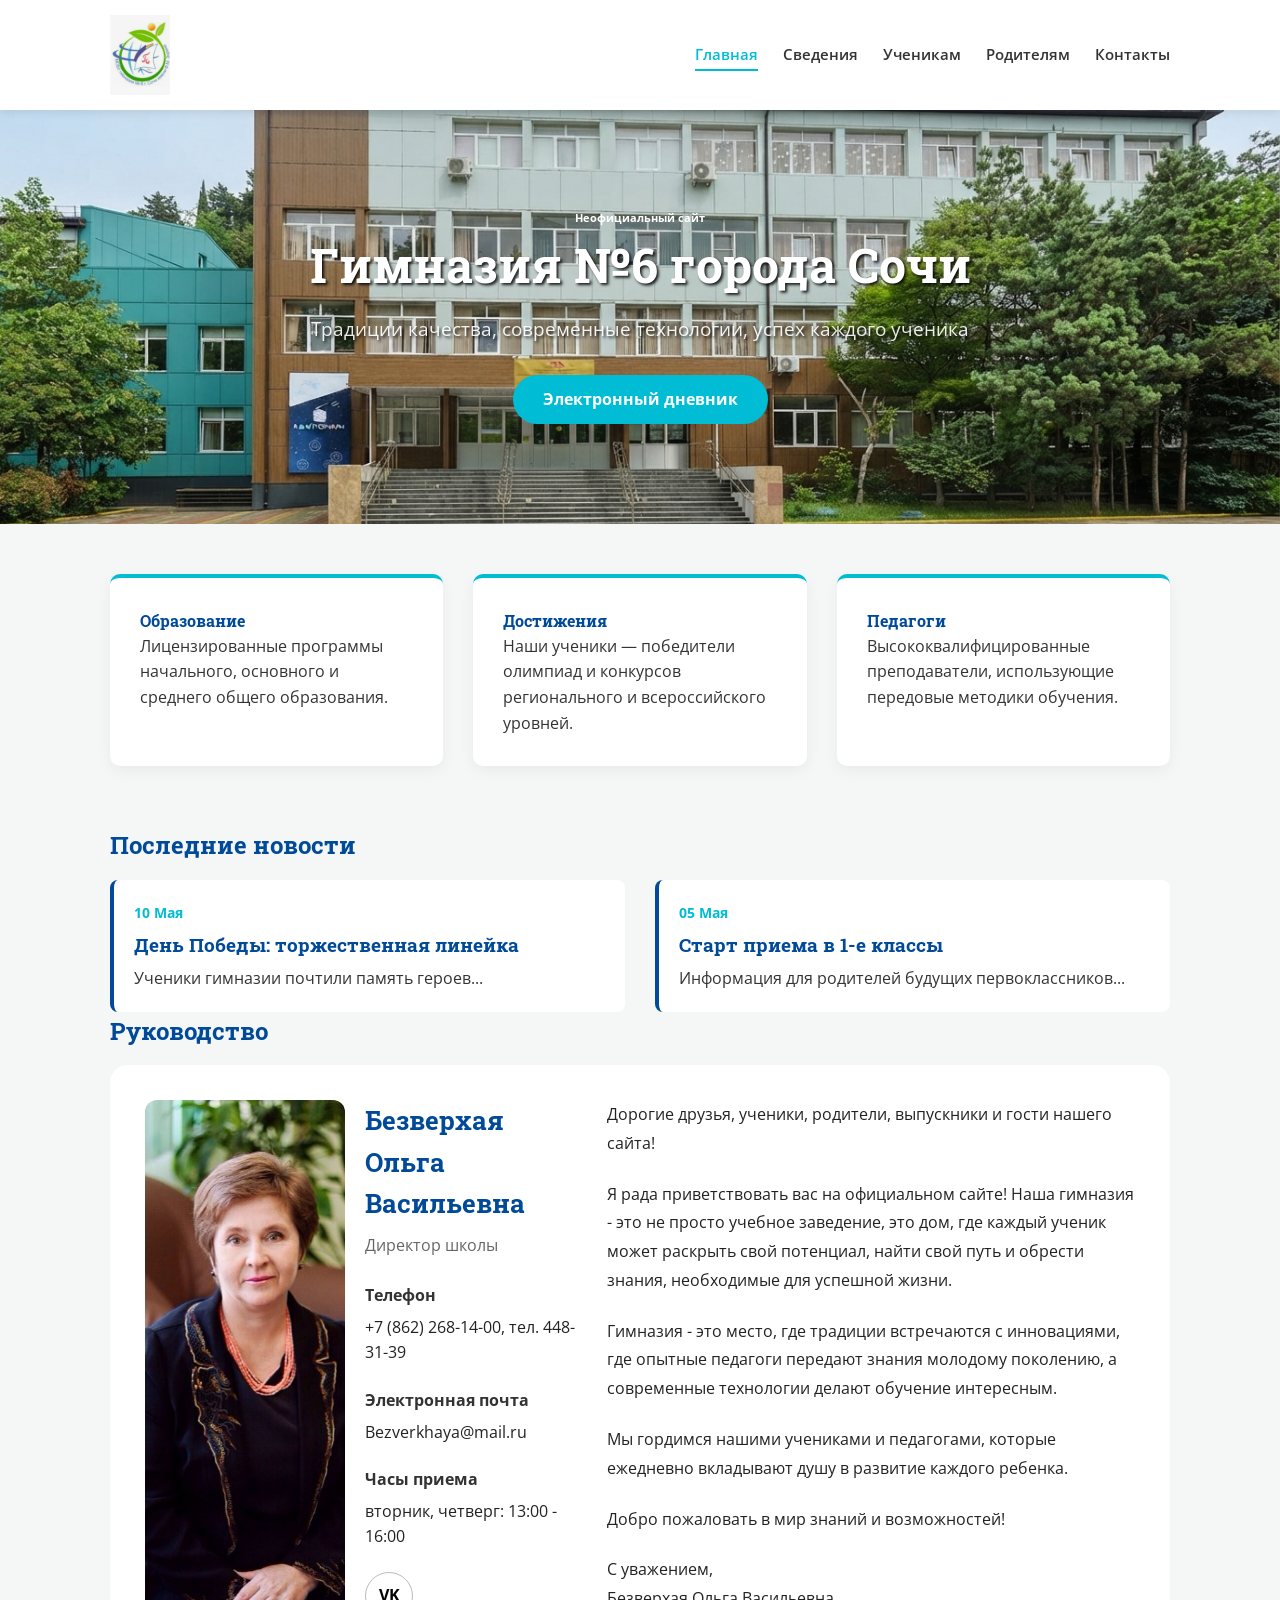
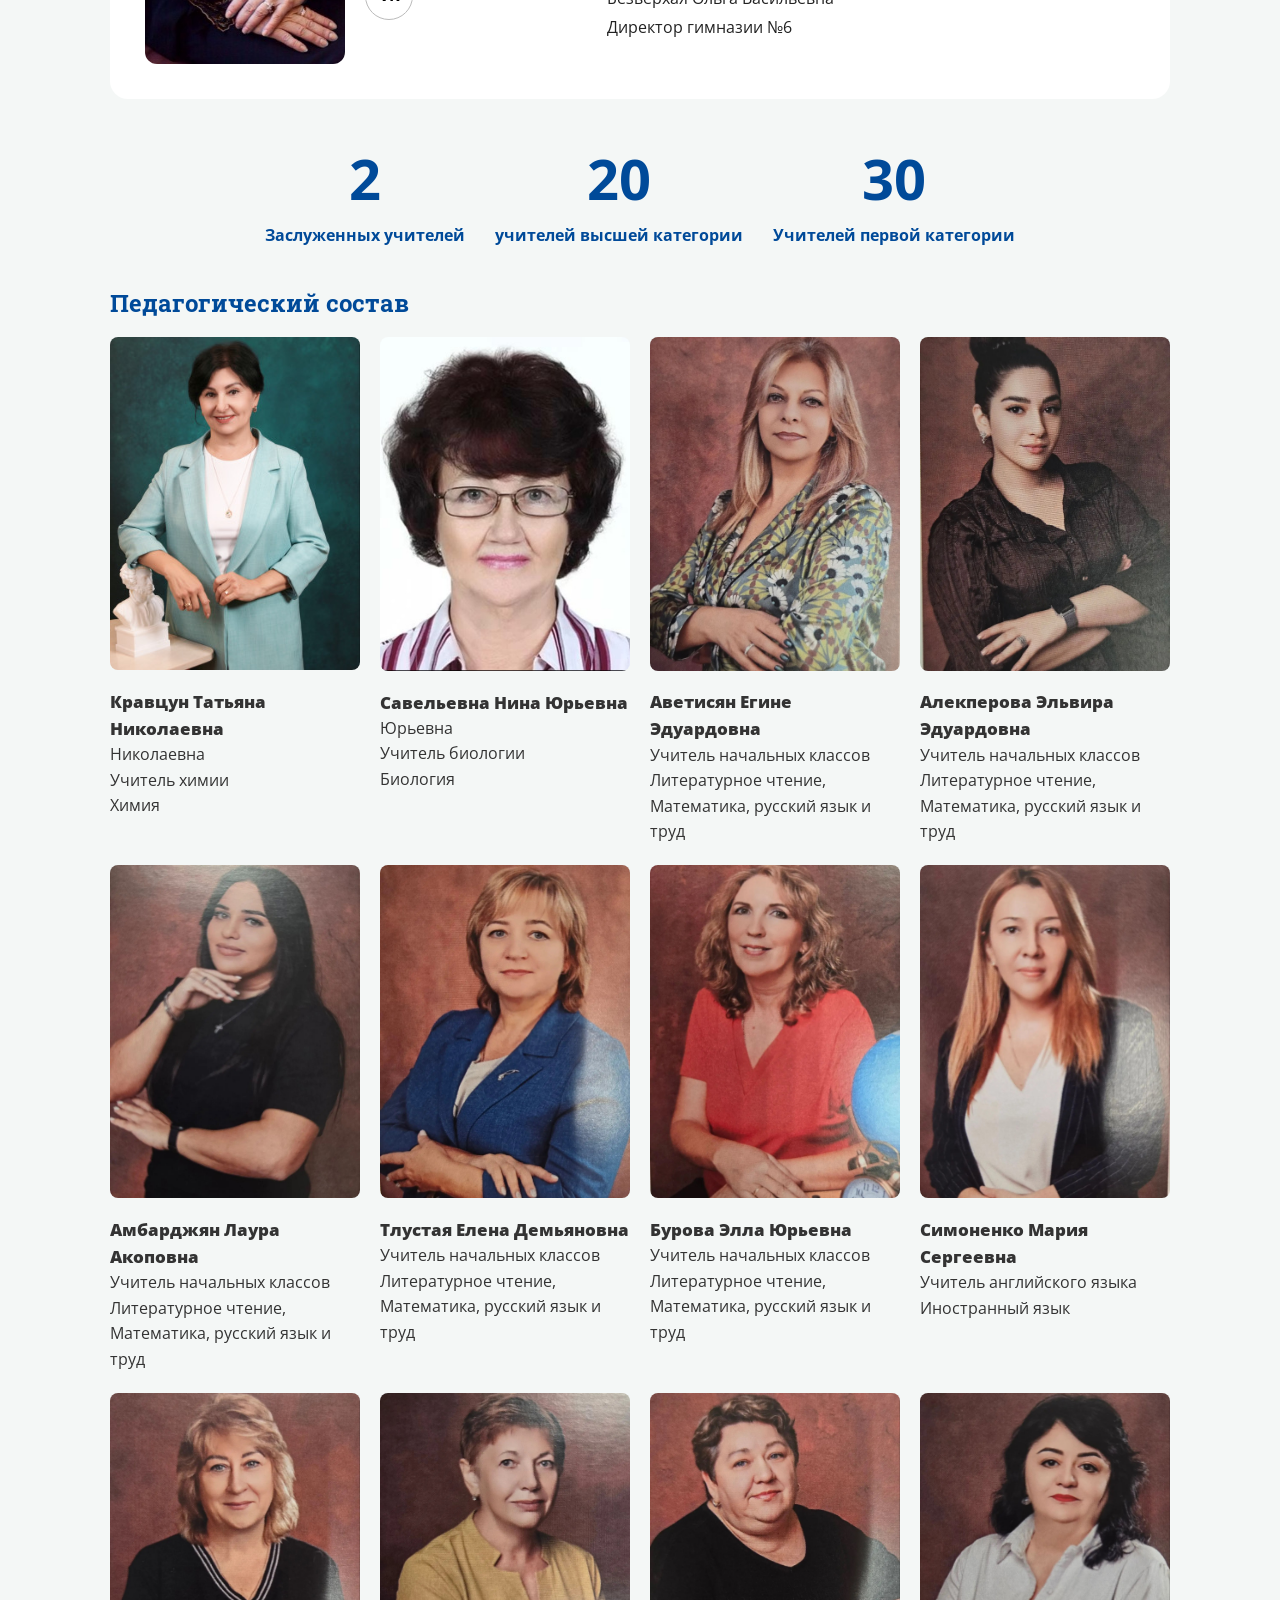
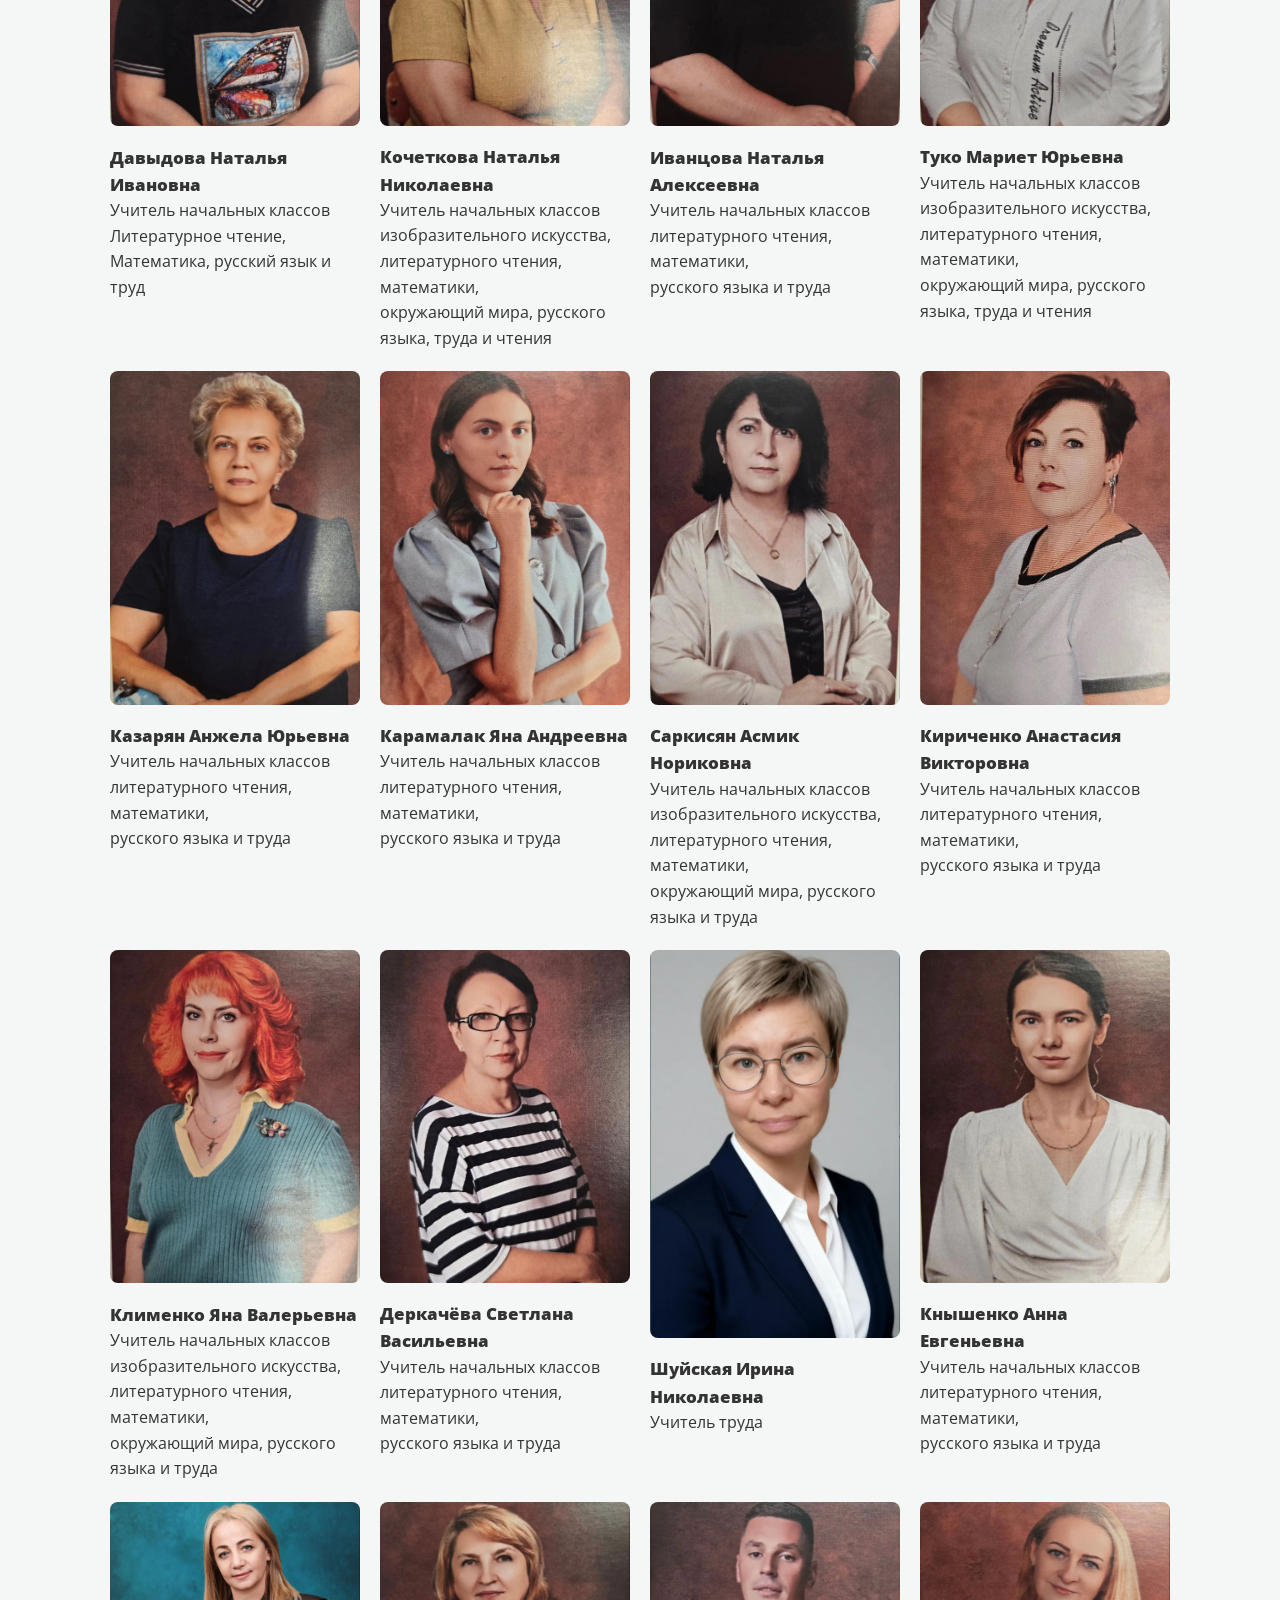
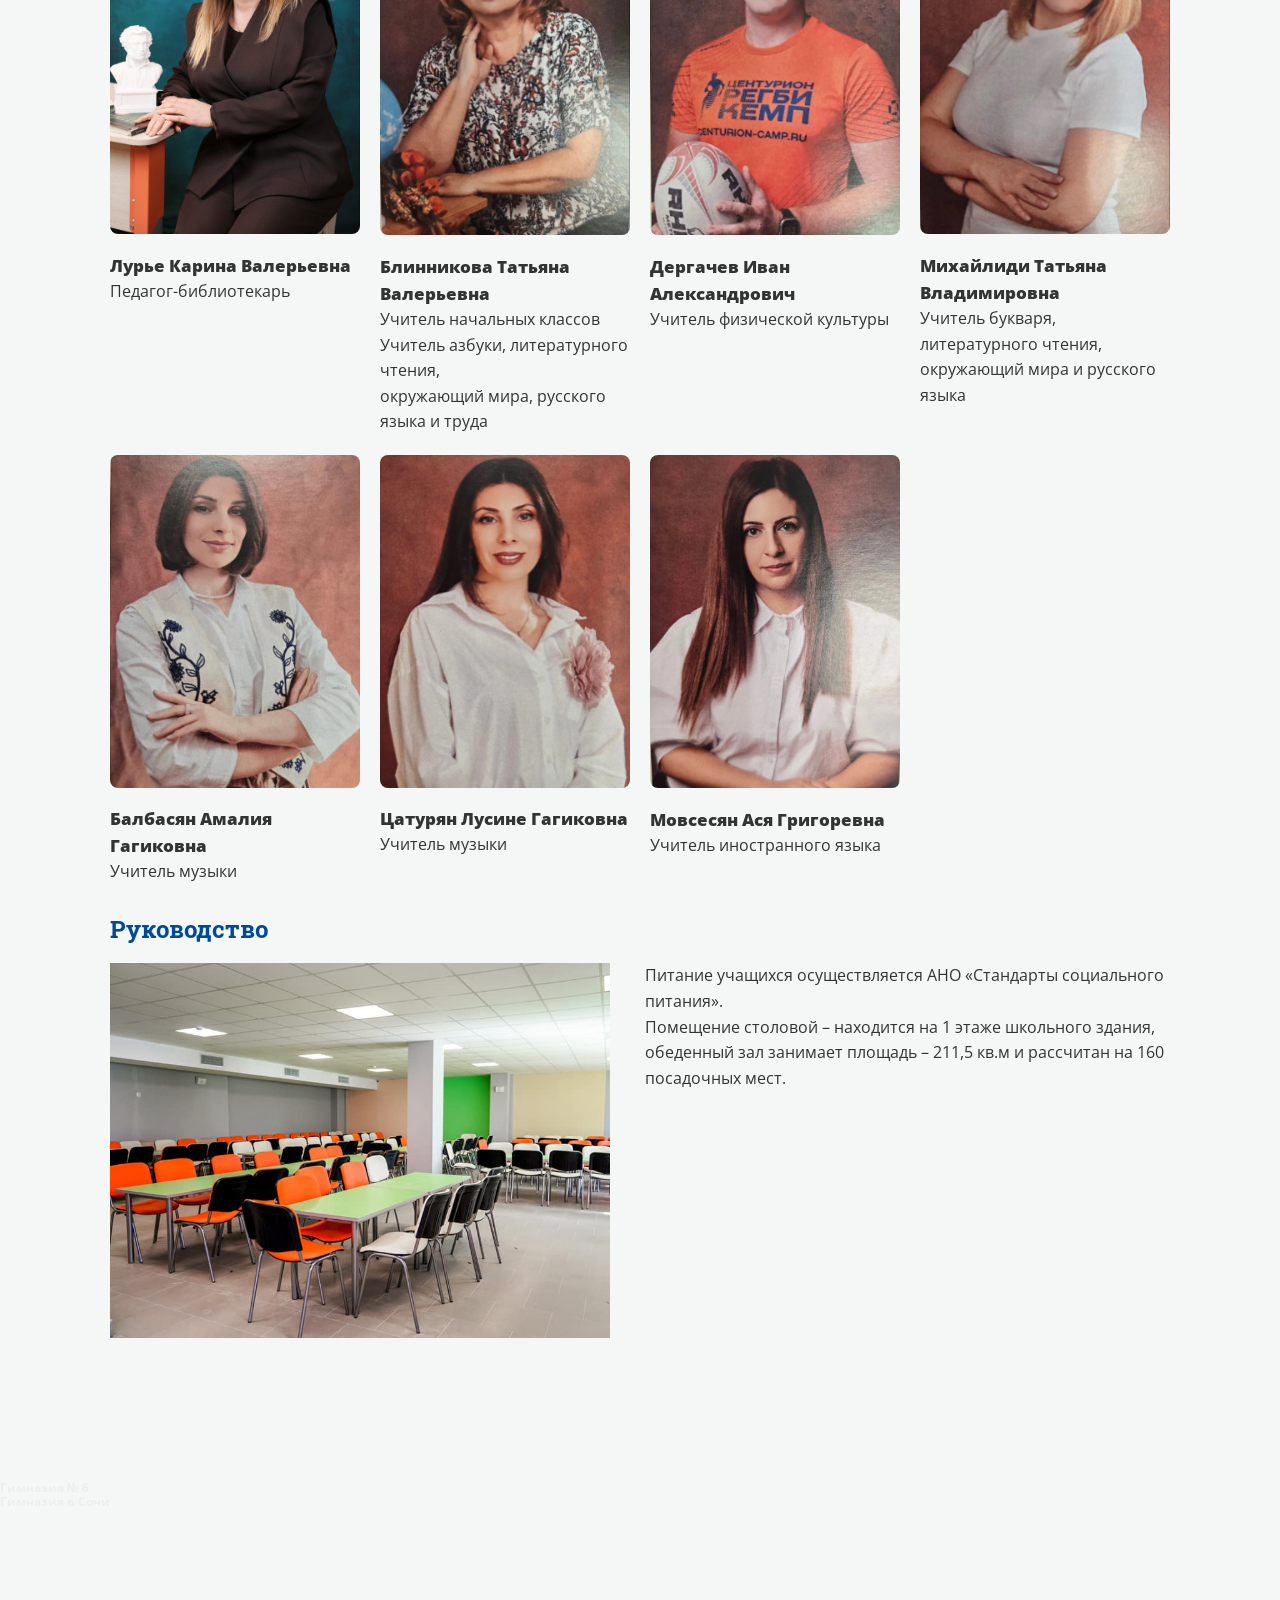
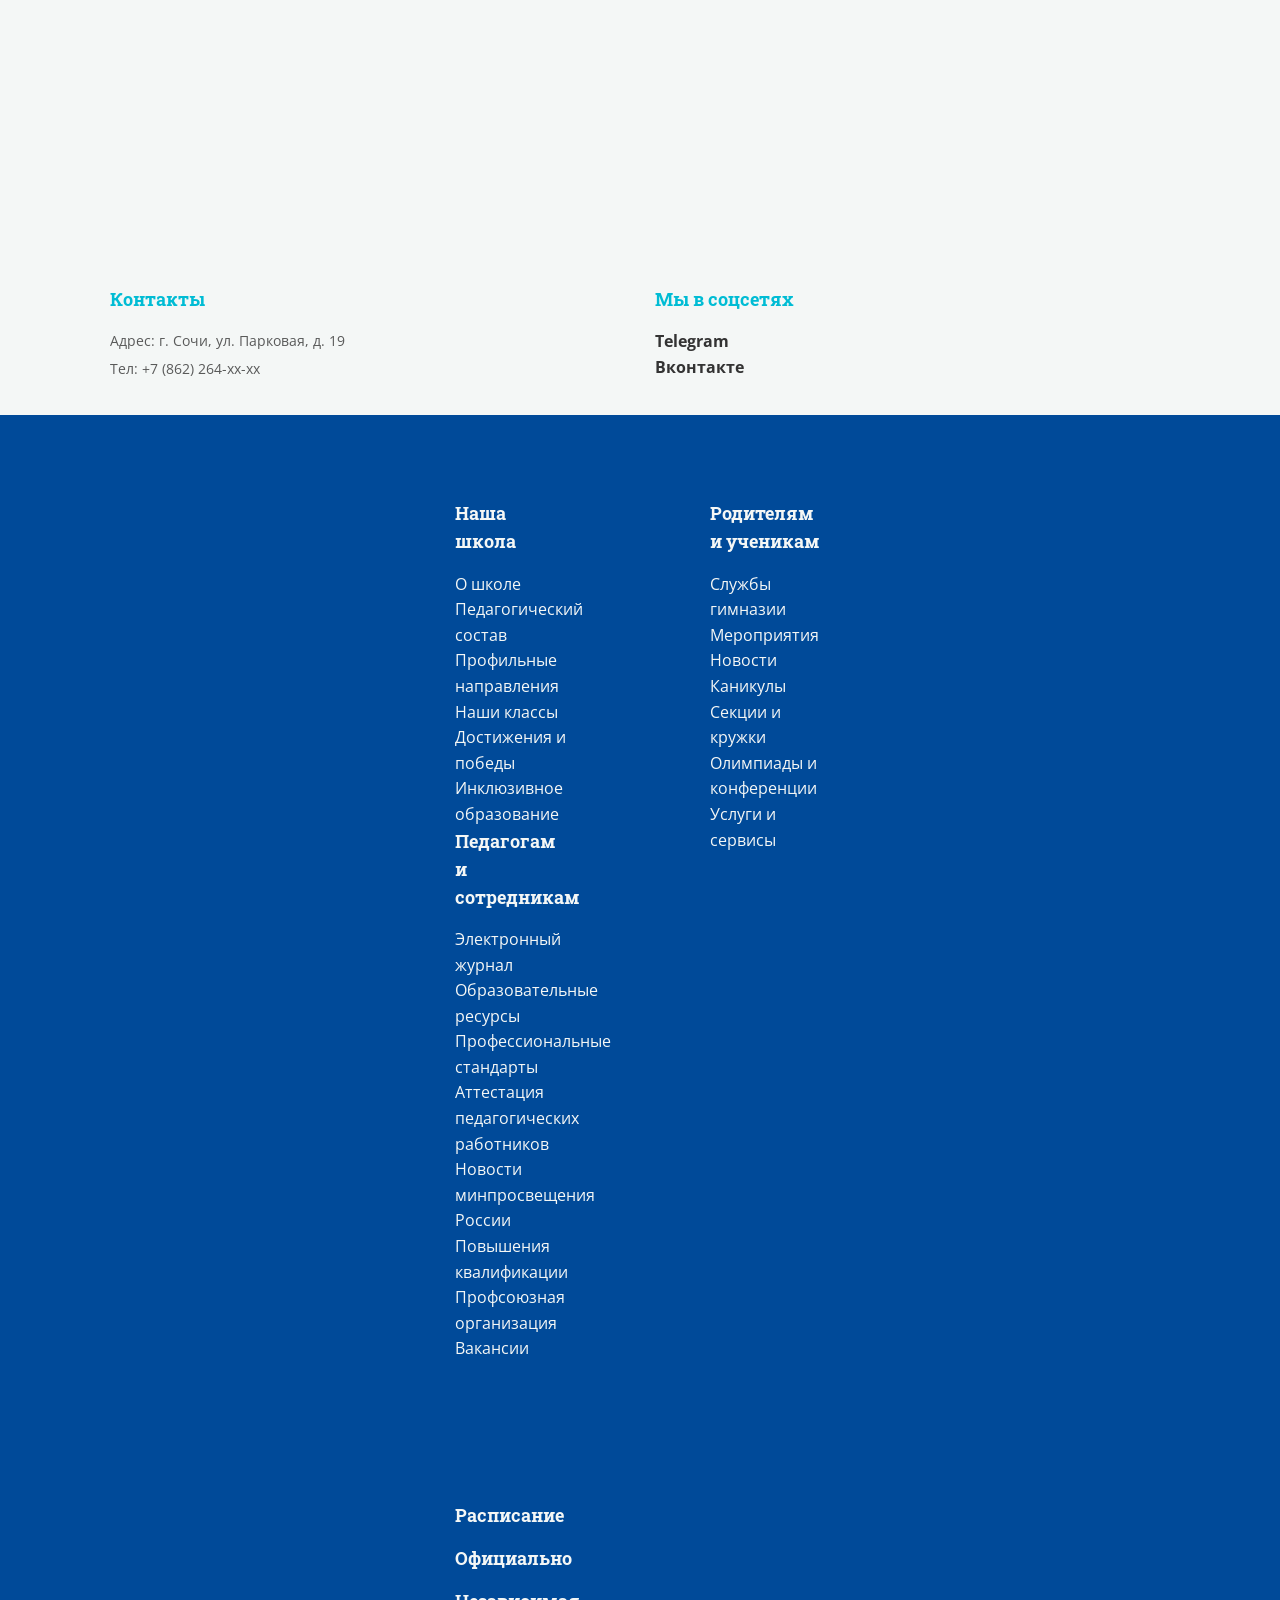
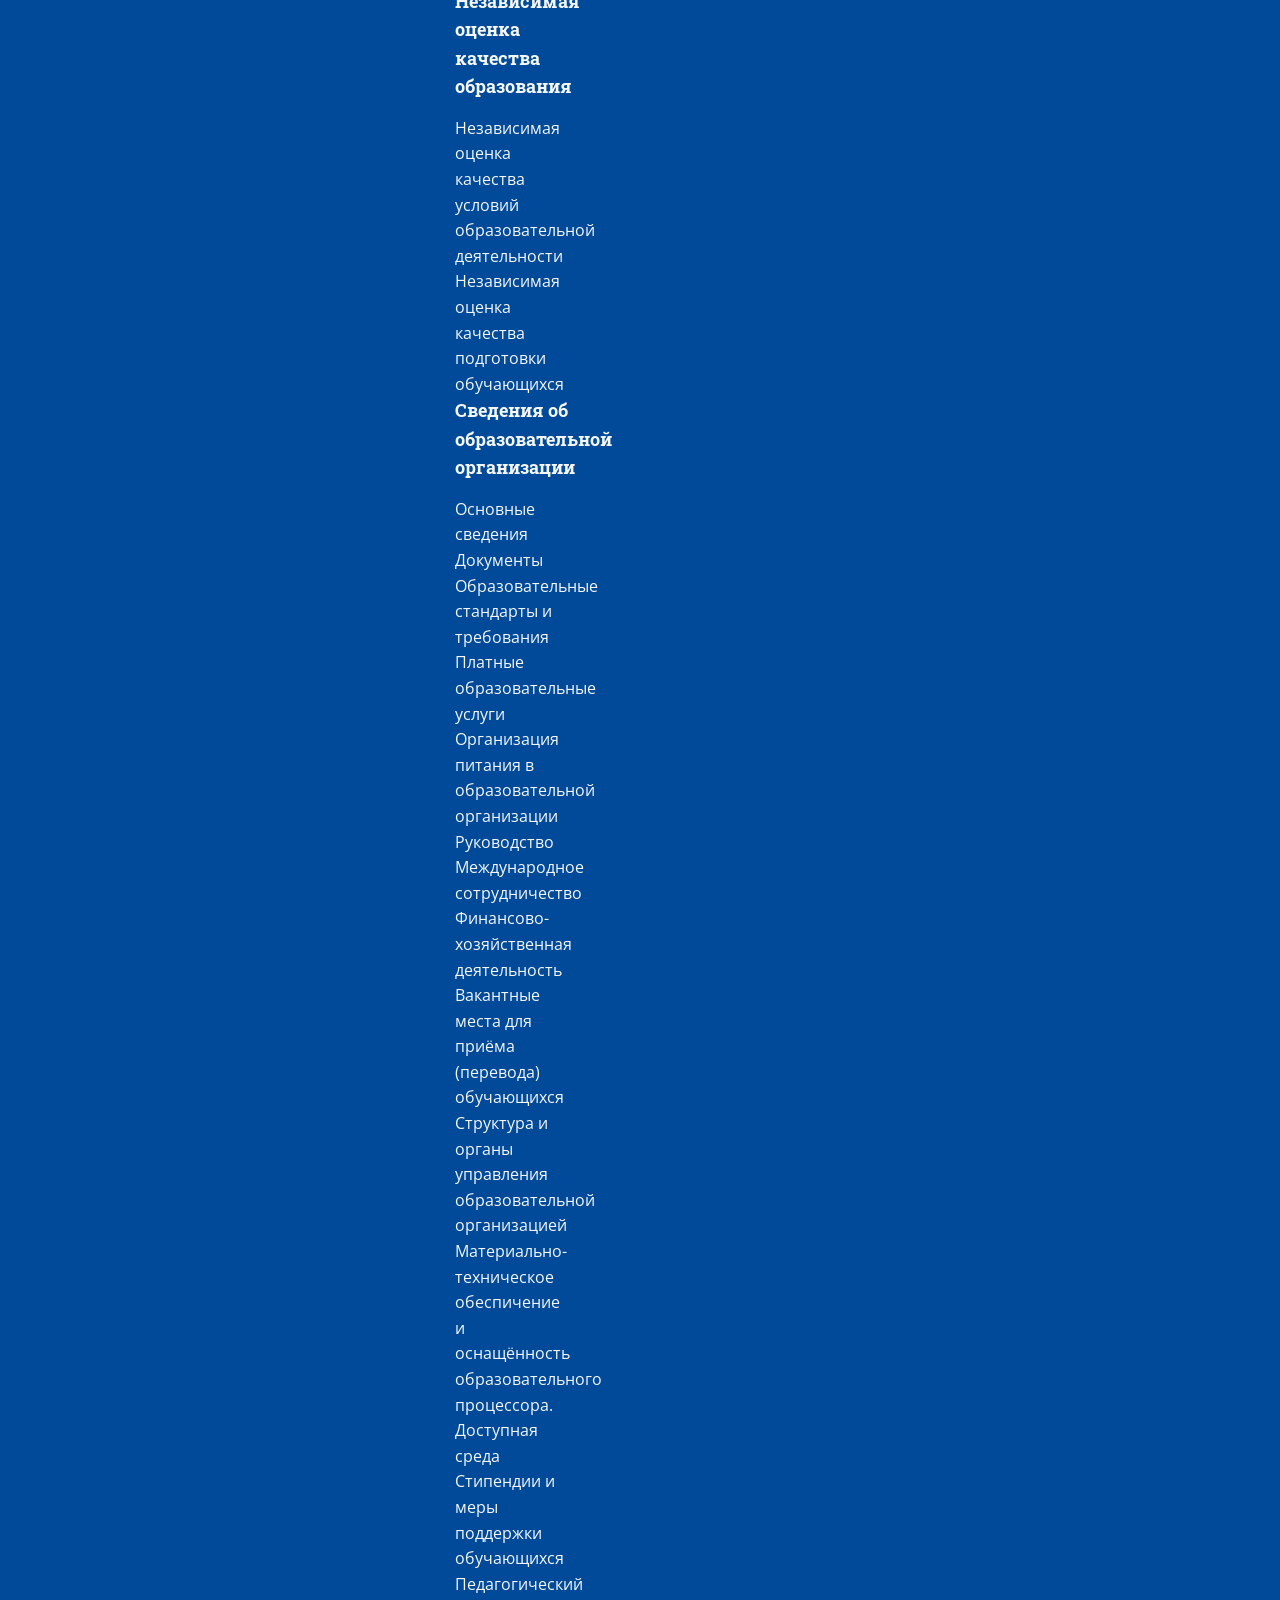
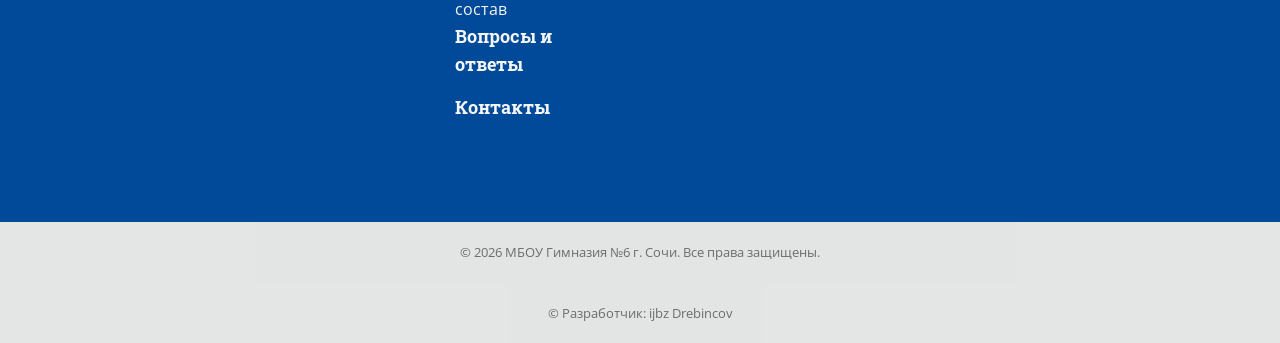
<file: index.html>
<!DOCTYPE html>
<html lang="ru">

<head>
    <meta charset="UTF-8">
    <meta name="viewport" content="width=device-width, initial-scale=1.0">
    <title>Гимназия №6 | Город-курорт Сочи</title>
    <link rel="stylesheet" href="style.css">
    <link rel="preconnect" href="https://fonts.googleapis.com">
    <link rel="preconnect" href="https://fonts.gstatic.com" crossorigin>
    <link
        href="https://fonts.googleapis.com/css2?family=Open+Sans:wght@400;600;700&family=Roboto+Slab:wght@700&display=swap"
        rel="stylesheet">
</head>

<body>

    <header>
        <div class="container header-inner">
            <div class="logo">
                <img src="prepod/NN.png"
                    alt="Гимназия 6 Сочи">
            </div>
            <nav>
                <ul class="nav_list">
                    <li><a href="#" class="active">Главная</a></li>
                    <li><a href="#">Сведения</a></li>
                    <li><a href="#">Ученикам</a></li>
                    <li><a href="#">Родителям</a></li>
                    <li><a href="#">Контакты</a></li>
                </ul>
            </nav>
            <a href="#" class="visually-impaired-link" style="display: none;">👁️ Версия для слабовидящих</a>
        </div>
    </header>

    <section class="hero">
        <div class="container hero-content">
            
            <h6>Неофициальный сайт</h6>
            <h1>Гимназия №6 города Сочи</h1>
            <p class="paragraph">Традиции качества, современные технологии, успех каждого ученика</p>
            <a href="#" class="btn-primary">Электронный дневник</a>
        </div>
    </section>

    <main class="container">
        <section class="features">
            <article class="feature-card">
                <h4>Образование</h4>
                <p>Лицензированные программы начального, основного и среднего общего образования.</p>
            </article>
            <article class="feature-card">
                <h4>Достижения</h4>
                <p>Наши ученики — победители олимпиад и конкурсов регионального и всероссийского уровней.</p>
            </article>
            <article class="feature-card">
                <h4>Педагоги</h4>
                <p>Высококвалифицированные преподаватели, использующие передовые методики обучения.</p>
            </article>
        </section>

        <section class="news-preview">
            <h2>Последние новости</h2>
            <div class="news-grid">
                <div class="news-item">
                    <span class="date">10 Мая</span>
                    <h4>День Победы: торжественная линейка</h4>
                    <p>Ученики гимназии почтили память героев...</p>
                </div>
                <div class="news-item">
                    <span class="date">05 Мая</span>
                    <h4>Старт приема в 1-е классы</h4>
                    <p>Информация для родителей будущих первоклассников...</p>
                </div>
            </div>
        </section>

        <section class="management">
            <h2>Руководство</h2>
            <div class="card">
                <div class="left">
                    <img src="prepod/MainPR.jpg" alt="Директор" class="photo">
                    <div class="info">
                        <h2>Безверхая Ольга Васильевна</h2>
                        <p class="position">Директор школы</p>
                        <div class="block">
                            <span>Телефон</span>
                            <p>+7 (862) 268-14-00, тел. 448-31-39</p>
                        </div>
                        <div class="block">
                            <span>Электронная почта</span>
                            <p>Bezverkhaya@mail.ru</p>
                        </div>
                        <div class="block">
                            <span>Часы приема</span>
                            <p>вторник, четверг: 13:00 - 16:00</p>
                        </div>
                        <a href="#" class="vk">VK</a>
                    </div>
                </div>
                <div class="right">
                    <p>
                        Дорогие друзья, ученики, родители, выпускники и гости нашего сайта!
                    </p>
                    <p>
                        Я рада приветствовать вас на официальном сайте! Наша гимназия -
                        это не просто учебное заведение, это дом, где каждый ученик может
                        раскрыть свой потенциал, найти свой путь и обрести знания,
                        необходимые для успешной жизни.
                    </p>
                    <p>
                        Гимназия - это место, где традиции встречаются с инновациями,
                        где опытные педагоги передают знания молодому поколению,
                        а современные технологии делают обучение интересным.
                    </p>
                    <p>
                        Мы гордимся нашими учениками и педагогами, которые ежедневно
                        вкладывают душу в развитие каждого ребенка.
                    </p>
                    <p>
                        Добро пожаловать в мир знаний и возможностей!
                    </p>
                    <p class="sign">
                        С уважением,<br>
                        Безверхая Ольга Васильевна<br>
                        Директор гимназии №6
                    </p>
                </div>
            </div>
        </section>

        <div class="Rewards">
            <div class="r1">
                <p class="r15">2</p>
                <p class="r2">Заслуженных учителей</p>
            </div>

            <div class="r1">
                <p class="r15">20</p>
                <p class="r2">учителей высшей категории</p>
            </div>
            
            <div class="r1">
                <p class="r15">30</p>
                <p class="r2">Учителей первой категории</p>
            </div>

        </div>
                        

        <section>
            <h2>Педагогический состав</h2>
            <div class="all_pr">
                <div class="pr">
                    <div class="pr_image">
                        
                        <img title="Кравцун Татьяна Николаевна" alt="Кравцун Татьяна Николаевна" src="prepod/pr1.jpg">
                    </div>
                    <div class="pr_text">
                        <p class="pr_name">Кравцун Татьяна Николаевна</p>
                        <p>Николаевна</p>
                        <p>Учитель химии</p>
                        <p>Химия</p>
                    </div>
                </div>

                <div class="pr">
                    <div class="pr_image">
                        
                        <img title="Савельевна Нина Юрьевна" alt="Савельевна Нина Юрьевна" src="prepod/pr2.jpg">
                    </div>
                    <div class="pr_text">
                        <p class="pr_name">Савельевна Нина Юрьевна</p>
                        <p>Юрьевна</p>
                    
                        <p>Учитель биологии</p>
                        <p>Биология</p>
                    </div>
                </div>

                 <div class="pr">
                    <div class="pr_image">
                        <img title="Аветисян Егине Эдуардовна" alt="Аветисян Егине Эдуардовна" src="prepod/pr3.jpg">
                    </div>
                    <div class="pr_text">
                        <p class="pr_name">Аветисян Егине Эдуардовна</p>

                        <p>Учитель начальных классов</p>
                        <p>Литературное чтение,</p>
                        <p>Математика, русский язык и труд</p>
                    </div>
                </div>
                
                <div class="pr">
                    <div class="pr_image">
                        <img title="Алекперова Эльвира Николаевна" alt="Алекперова Эльвира Николаевна" src="prepod/pr4.jpg">
                    </div>
                    <div class="pr_text">
                        <p class="pr_name">Алекперова Эльвира Эдуардовна</p>

                        <p>Учитель начальных классов</p>
                        <p>Литературное чтение,</p>
                        <p>Математика, русский язык и труд</p>
                    </div>
                </div>
                
                
                <div class="pr">
                    <div class="pr_image">
                        <img title="Амбарджян Лаура Акоповна" alt="Амбарджян Лаура Акоповна" src="prepod/pr5.jpg">
                    </div>
                    <div class="pr_text">
                        <p class="pr_name">Амбарджян Лаура Акоповна</p>

                        <p>Учитель начальных классов</p>
                        <p>Литературное чтение,</p>
                        <p>Математика, русский язык и труд</p>
                    </div>
                </div>
                
                
                <div class="pr">
                    <div class="pr_image">
                        <img title="Тлустая Елена Демьяновна" alt="Тлустая Елена Демьяновна" src="prepod/pr6.jpg">
                    </div>
                    <div class="pr_text">
                        <p class="pr_name">Тлустая Елена Демьяновна</p>

                        <p>Учитель начальных классов</p>
                        <p>Литературное чтение,</p>
                        <p>Математика, русский язык и труд</p>
                    </div>
                </div>
                
                <div class="pr">
                    <div class="pr_image">
                        <img title="Бурова Элла Юрьевна" alt="Бурова Элла Юрьевна" src="prepod/pr7.jpg">
                    </div>
                    <div class="pr_text">
                        <p class="pr_name">Бурова Элла Юрьевна</p>

                        <p>Учитель начальных классов</p>
                        <p>Литературное чтение,</p>
                        <p>Математика, русский язык и труд</p>
                    </div>
                </div>
                
                
                <div class="pr">
                    <div class="pr_image">
                        <img title="Симоненко Мария Сергеевна" alt="Симоненко Мария Сергеевна" src="prepod/pr8.jpg">
                    </div>
                    <div class="pr_text">
                        <p class="pr_name">Симоненко Мария Сергеевна</p>

                        <p>Учитель английского языка</p>
                        <p>Иностранный язык</p>
                    </div>
                </div>
                
                
                <div class="pr">
                    <div class="pr_image">
                        <img title="Давыдова Наталья Ивановна" alt="Давыдова Наталья Ивановна" src="prepod/pr9.jpg">
                    </div>
                    <div class="pr_text">
                        <p class="pr_name">Давыдова Наталья Ивановна</p>

                        <p>Учитель начальных классов</p>
                        <p>Литературное чтение,</p>
                        <p>Математика, русский язык и труд</p>
                    </div>
                </div>

                <div class="pr">
                    <div class="pr_image">
                        <img title="Кочеткова Наталья Николаевна" alt="Кочеткова Наталья Николаевна" src="prepod/pr10.jpg">
                    </div>
                    <div class="pr_text">
                        <p class="pr_name">Кочеткова Наталья Николаевна</p>

                        <p>Учитель начальных классов</p>
                        <p>изобразительного искусства, литературного чтения, математики,</p>
                        <p>окружающий мира, русского языка, труда и чтения</p>
                    </div>
                </div>
                
                
                <div class="pr">
                    <div class="pr_image">
                        <img title="Иванцова Наталья Алексеевна" alt="Иванцова Наталья Алексеевна" src="prepod/pr11.jpg">
                    </div>
                    <div class="pr_text">
                        <p class="pr_name">Иванцова Наталья Алексеевна</p>

                        <p>Учитель начальных классов</p>
                        <p>литературного чтения, математики,</p>
                        <p>русского языка и труда</p>
                    </div>
                </div>
                
                
                <div class="pr">
                    <div class="pr_image">
                        <img title="Туко Мариет Юрьевна" alt="Туко Мариет Юрьевна" src="prepod/pr12.jpg">
                    </div>
                    <div class="pr_text">
                        <p class="pr_name">Туко Мариет Юрьевна</p>

                        <p>Учитель начальных классов</p>
                        <p>изобразительного искусства, литературного чтения, математики,</p>
                        <p>окружающий мира, русского языка, труда и чтения</p>
                    </div>
                </div>

                <div class="pr">
                    <div class="pr_image">
                        <img title="Казарян Анжела Юрьевна" alt="Казарян Анжела Юрьевна" src="prepod/pr13.jpg">
                    </div>
                    <div class="pr_text">
                        <p class="pr_name">Казарян Анжела Юрьевна</p>

                        <p>Учитель начальных классов</p>
                        <p>литературного чтения, математики,</p>
                        <p>русского языка и труда</p>
                    </div>
                </div>
                
                
                <div class="pr">
                    <div class="pr_image">
                        <img title="Карамалак Яна Андреевна" alt="Карамалак Яна Андреевна" src="prepod/pr14.jpg">
                    </div>
                    <div class="pr_text">
                        <p class="pr_name">Карамалак Яна Андреевна</p>

                        <p>Учитель начальных классов</p>
                        <p>литературного чтения, математики,</p>
                        <p>русского языка и труда</p>
                    </div>
                </div>
                
                
                <div class="pr">
                    <div class="pr_image">
                        <img title="Саркисян Асмик Нориковна" alt="Саркисян Асмик Нориковна" src="prepod/pr15.jpg">
                    </div>
                    <div class="pr_text">
                        <p class="pr_name">Саркисян Асмик Нориковна</p>

                        <p>Учитель начальных классов</p>
                        <p>изобразительного искусства, литературного чтения, математики,</p>
                        <p>окружающий мира, русского языка и труда</p>
                    </div>
                </div>

                                <div class="pr">
                    <div class="pr_image">
                        <img title="Кириченко Анастасия Викторовна" alt="Кириченко Анастасия Викторовна" src="prepod/pr16.jpg">
                    </div>
                    <div class="pr_text">
                        <p class="pr_name">Кириченко Анастасия Викторовна</p>

                        <p>Учитель начальных классов</p>
                        <p>литературного чтения, математики,</p>
                        <p>русского языка и труда</p>
                    </div>
                </div>
                
                
                <div class="pr">
                    <div class="pr_image">
                        <img title="Клименко Яна Валерьевна" alt="Клименко Яна Валерьевна" src="prepod/pr17.jpg">
                    </div>
                    <div class="pr_text">
                        <p class="pr_name">Клименко Яна Валерьевна</p>

                        <p>Учитель начальных классов</p>
                        <p>изобразительного искусства, литературного чтения, математики,</p>
                        <p>окружающий мира, русского языка и труда</p>
                    </div>
                </div>
                

                <div class="pr">
                    <div class="pr_image">
                        <img title="Деркачёва Светлана Васильевна" alt="Деркачёва Светлана Васильевна" src="prepod/pr18.jpg">
                    </div>
                    <div class="pr_text">
                        <p class="pr_name">Деркачёва Светлана Васильевна</p>

                        <p>Учитель начальных классов</p>
                        <p>литературного чтения, математики,</p>
                        <p>русского языка и труда</p>
                    </div>
                </div>
                
                
                <div class="pr">
                    <div class="pr_image">
                        <img title="Шуйская Ирина Николаевна" alt="Шуйская Ирина Николаевна" src="prepod/pr19.jpg">
                    </div>
                    <div class="pr_text">
                        <p class="pr_name">Шуйская Ирина Николаевна</p>

                        <p>Учитель труда</p>
                    </div>
                </div>
                
                
                <div class="pr">
                    <div class="pr_image">
                        <img title="Кнышенко Анна Евгеньевна" alt="Кнышенко Анна Евгеньевна" src="prepod/pr20.jpg">
                    </div>
                    <div class="pr_text">
                        <p class="pr_name">Кнышенко Анна Евгеньевна</p>

                        <p>Учитель начальных классов</p>
                        <p>литературного чтения, математики,</p>
                        <p>русского языка и труда</p>
                    </div>
                </div>

                <div class="pr">
                    <div class="pr_image">
                        <img title="Лурье Карина Валерьевна" alt="Лурье Карина Валерьевна" src="prepod/pr21.jpg">
                    </div>
                    <div class="pr_text">
                        <p class="pr_name">Лурье Карина Валерьевна</p>

                        <p>Педагог-библиотекарь</p>
                    </div>
                </div>
                
                
                <div class="pr">
                    <div class="pr_image">
                        <img title="Блинникова Татьяна Валерьевна" alt="Блинникова Татьяна Валерьевна" src="prepod/pr22.jpg">
                    </div>
                    <div class="pr_text">
                        <p class="pr_name">Блинникова Татьяна Валерьевна</p>

                        <p>Учитель начальных классов</p>
                        <p>Учитель азбуки, литературного чтения,</p>
                        <p>окружающий мира, русского языка и труда</p>
                    </div>
                </div>

                <div class="pr">
                    <div class="pr_image">
                        <img title="Дергачев Иван Александрович" alt="Дергачев Иван Александрович" src="prepod/pr23.jpg">
                    </div>
                    <div class="pr_text">
                        <p class="pr_name">Дергачев Иван Александрович</p>

                        <p>Учитель физической культуры</p>
                    </div>
                </div>
                
                
                <div class="pr">
                    <div class="pr_image">
                        <img title="Михайлиди Татьяна Владимировна" alt="Михайлиди Татьяна Владимировна" src="prepod/pr24.jpg">
                    </div>
                    <div class="pr_text">
                        <p class="pr_name">Михайлиди Татьяна Владимировна</p>

                        <p>Учитель букваря, литературного чтения,</p>
                        <p>окружающий мира и русского языка</p>
                    </div>
                </div>
                
                
                <div class="pr">
                    <div class="pr_image">
                        <img title="Балбасян Амалия Гагиковна" alt="Балбасян Амалия Гагиковна" src="prepod/pr25.jpg">
                    </div>
                    <div class="pr_text">
                        <p class="pr_name">Балбасян Амалия Гагиковна</p>

                        <p>Учитель музыки</p>
                    </div>
                </div>

                                <div class="pr">
                    <div class="pr_image">
                        <img title="Цатурян Лусине Гагиковна" alt="Цатурян Лусине Гагиковна" src="prepod/pr26.jpg">
                    </div>
                    <div class="pr_text">
                        <p class="pr_name">Цатурян Лусине Гагиковна</p>

                        <p>Учитель музыки</p>
                    </div>
                </div>
                
                
                <div class="pr">
                    <div class="pr_image">
                        <img title="Мовсесян Ася Григоревна" alt="Мовсесян Ася Григоревна" src="prepod/pr27.jpg">
                    </div>
                    <div class="pr_text">
                        <p class="pr_name">Мовсесян Ася Григоревна</p>
                        <p>Учитель иностранного языка</p>
                    </div>
                </div>

            </div>
                
        
        </section>

        
        <section class="information">
            <h2>Руководство</h2>
            <div class="Stolovaia">
                <div class="forward">
                    <img src="prepod/stolovka.jpg" alt="Столовая" class="photo1">
                    <div class="info">
                <div class="Right">
                    <p>
                        Питание учащихся осуществляется АНО «Стандарты социального питания».
                    </p>
                    <p>
                        
        Помещение столовой – находится на 1 этаже школьного здания, обеденный зал занимает площадь – 211,5 кв.м и рассчитан на 160 посадочных мест.    
                    </p>
                </div>
            </div>
        </section>


    </main>

    <footer>
        <div class="footer-map" >


            <div style="position:relative;overflow:hidden;"><a
                    href="https://yandex.ru/maps/org/gimnaziya_6/181608024861/?utm_medium=mapframe&utm_source=maps"
                    style="color:#eee;font-size:12px;position:absolute;top:0px;">Гимназия № 6</a><a
                    href="https://yandex.ru/maps/239/sochi/category/gymnasium/184106234/?utm_medium=mapframe&utm_source=maps"
                    style="color:#eee;font-size:12px;position:absolute;top:14px;">Гимназия в Сочи</a><iframe
                    src="https://yandex.ru/map-widget/v1/?ll=39.745331%2C43.612335&mode=search&oid=181608024861&ol=biz&z=18.25"
                    width="100%" height="400px" frameborder="0" allowfullscreen="true"
                    style="position:relative;"></iframe>
            </div>
        </div>

        <div class="container footer-content">
            <div class="footer-col">
                <h4>Контакты</h4>
                <p>Адрес: г. Сочи, ул. Парковая, д. 19</p>
                <p>Тел: +7 (862) 264-xx-xx</p>
            </div>

            <div class="footer-col">
                <h4>Мы в соцсетях</h4>
                <div class="link"> <a target="_blank" href="https://t.me/gymnasium6sochi">Telegram</a> </div>
                <div class="link"> <a target="_blank" href="https://vk.ru/gimnaziya6sochi">Вконтакте</a> </div>
            </div>
        </div>

    <div class="footer123">
            <div class="footer1">
                <h3>Наша школа</h3>
                <p>О школе</p>
                <p>Педагогический состав</p>
                <p>Профильные направления</p>
                <p>Наши классы</p>
                <p>Достижения и победы</p>
                <p>Инклюзивное образование</p>
                
                <h3>Педагогам и сотредникам</h3>
                <p>Электронный журнал</p>
                <p>Образовательные ресурсы</p>
                <p>Профессиональные стандарты</p>
                <p>Аттестация педагогических работников</p>
                <p>Новости минпросвещения России</p>
                <p>Повышения квалификации</p>
                <p>Профсоюзная организация</p>
                <p>Вакансии</p>
            </div>

            <div class="footer2">
                <h3>Родителям и ученикам</h3>
                <p>Службы гимназии</p>
                <p>Мероприятия</p>
                <p>Новости</p>
                <p>Каникулы</p>
                <p>Секции и кружки</p>
                <p>Олимпиады и конференции</p>
                <p>Услуги и сервисы</p>
            </div>
        
            <div class="footer3">
                <h3>Расписание</h3>
                <h3>Официально</h3>
                <h3>Независимая оценка качества образования</h3>
                <p>Независимая оценка качества условий образовательной деятельности</p>
                <p>Независимая оценка качества подготовки обучающихся</p>
                <h3>Сведения об образовательной организации</h3>
                <p>Основные сведения</p>
                <p>Документы</p>
                <p>Образовательные стандарты и требования</p>
                <p>Платные образовательные услуги</p>
                <p>Организация питания в образовательной организации</p>
                <p>Руководство</p>
                <p>Международное сотрудничество</p>
                <p>Финансово-хозяйственная деятельность</p>
                <p>Вакантные места для приёма (перевода) обучающихся</p>
                <p>Структура и органы управления образовательной организацией</p>
                <p>Материально-техническое обеспичение и оснащённость образовательного процессора. Доступная среда</p>
                <p>Стипендии и меры поддержки обучающихся</p>
                <p>Педагогический состав</p>
                <h3>Вопросы и ответы</h3>
                <h3>Контакты</h3>

        </div>
        
    </footer>
    <div class="footer-bottom">
            <p>&copy; 2026 МБОУ Гимназия №6 г. Сочи. Все права защищены.</p>
    </div>

    <div class="footer-bottom">
            <p>&copy; Разработчик: ijbz Drebincov</p>
    </div>

</body>
</html>
</file>
<file: style.css>
@import url('https://fonts.googleapis.com/css2?family=Roboto:ital,wght@0,100..900;1,100..900&display=swap');

/* --- Сброс стилей и box-sizing (в самом начале) --- */
*, *::before, *::after {
    margin: 0;
    padding: 0;
    box-sizing: border-box;
}

/* --- Переменные цветов --- */
:root {
    --primary-color: #004a99;
    --accent-color: #00bcd4; 
    --text-color: #333333;
    --bg-light: #f4f7f6;
    --white: #ffffff;
}

/* --- Базовые стили --- */
body {
    font-family: 'Open Sans', sans-serif;
    line-height: 1.6;
    color: var(--text-color);
    background-color: var(--bg-light);
    display: flex;
    flex-direction: column;
    min-height: 100vh;
}

img {
    max-width: 100%;
    height: auto;
}

.container {
    max-width: 1100px;
    margin: 0 auto;
    padding: 0 20px;
}

h1{
    text-shadow: 2px 2px 3px #000000d9;
}

.paragraph{
        text-shadow: 2px 2px 3px #000000d9;
}

h1, h2, h3, h4 {
    font-family: 'Roboto Slab', serif;
    color: var(--primary-color);
}

h2{
    margin-bottom: 15px;
}

/* --- Шапка (Header) --- */
header {
    background-color: var(--white);
    box-shadow: 0 2px 10px rgba(0,0,0,0.1);
    padding: 15px 0;
    /* position: sticky; */
    top: 0;
    z-index: 1000;
}

.header-inner {
    display: flex;
    justify-content: space-between;
    align-items: center;
}

.logo {
    font-weight: bold;
    font-size: 1.2rem;
    color: var(--primary-color);
    display: flex;
    align-items: center;
    gap: 10px;
    width: 60px;
}

.nav_list{
    display: flex;
    justify-content: center;
    flex-flow: wrap;
} 

nav ul {
    list-style: none;
}

nav ul li {
    display: inline;
    margin-left: 25px;
}

nav a {
    text-decoration: none;
    color: var(--text-color);
    font-weight: 600;
    font-size: 0.95rem;
    transition: color 0.3s;
    padding-bottom: 5px;
}

nav a:hover, nav a.active {
    color: var(--accent-color);
    border-bottom: 2px solid var(--accent-color);
}

.visually-impaired-link {
    font-size: 0.8rem;
    color: var(--primary-color);
    text-decoration: none;
    border: 1px solid var(--primary-color);
    padding: 5px 10px;
    border-radius: 4px;
}

/* --- Главный экран (Hero) --- */
.hero {
    background: linear-gradient(rgba(0, 74, 153, 0.7), rgba(0, 188, 212, 0.7)), 
                url('https://images.unsplash.com/photo-1597859953097-851b260105b2?q=80&w=1600') center/cover no-repeat;
    color: var(--white);
    padding: 100px 0;
    text-align: center;
    background-image: url(by.png);
    background-size: cover;
    background-position-y: center;
    background-position-x: center;
    background-repeat: no-repeat;
}

.hero-content h1 {
    font-size: 3rem;
    margin-bottom: 10px;
    color: var(--white);
}

.hero-content p {
    font-size: 1.2rem;
    margin-bottom: 30px;
    opacity: 0.9;
}

.btn-primary {
    background-color: var(--accent-color);
    color: var(--white);
    padding: 12px 30px;
    text-decoration: none;
    font-weight: bold;
    border-radius: 30px;
    transition: background-color 0.3s, transform 0.2s;
    display: inline-block;
}

.btn-primary:hover {
    background-color: #0097a7;
    transform: translateY(-2px);
}

/* --- Основной контент --- */
main {
    padding: 40px 0;
    flex: 1;
}

.features {
    display: grid;
    grid-template-columns: repeat(auto-fit, minmax(280px, 1fr));
    gap: 30px;
    margin-bottom: 60px;
    margin-top: 50px;
}

.feature-card {
    background: var(--white);
    padding: 30px;
    border-radius: 10px;
    box-shadow: 0 5px 15px rgba(0,0,0,0.05);
    transition: transform 0.3s;
    border-top: 4px solid var(--accent-color);
}

.feature-card:hover {
    transform: translateY(-5px);
}

.feature-card h3 {
    margin-top: 0;
    font-size: 1.4rem;
}

.news-grid {
    display: grid;
    grid-template-columns: repeat(auto-fit, minmax(300px, 1fr));
    gap: 30px;
}

.news-item {
    background: var(--white);
    padding: 20px;
    border-radius: 8px;
    border-left: 4px solid var(--primary-color);
}

.date {
    color: var(--accent-color);
    font-weight: bold;
    font-size: 0.9rem;
}

.news-item h4 {
    margin: 5px 0;
    font-size: 1.2rem;
}

/* Секция Management */
.management h1 {
    font-size: 34px;
    margin-bottom: 30px;
}

.card {
    background: var(--white);
    border-radius: 18px;
    padding: 35px;
    display: flex;
    gap: 30px;
}

.left {
    display: flex;
    gap: 20px;
    width: 45%;
}

.photo {
    width: 200px;
    border-radius: 12px;
    object-fit: cover;
}

.info {
    flex: 1;
}

.info h2 {
    font-size: 26px;
    margin-bottom: 8px;
}

.position {
    color: #666;
    margin-bottom: 25px;
}

.block {
    margin-bottom: 22px;
}

.block span {
    display: block;
    font-weight: bold;
    margin-bottom: 6px;
}

.block p {
    font-size: 16px;
    color: #222;
}

.vk {
    display: flex;
    align-items: center;
    justify-content: center;
    width: 48px;
    height: 48px;
    border-radius: 50%;
    border: 1px solid #bbb;
    text-decoration: none;
    color: #000;
    font-weight: bold;
}

.right {
    width: 55%;
    font-size: 16px;
    line-height: 1.8;
    color: #222;
}

.right p {
    margin-bottom: 22px;
}

.Rewards{
    display: flex;
    flex-direction: row;
    flex-wrap: nowrap;
    align-items: flex-start;
    justify-content: center;
    padding: 20px;
    color: var(--primary-color)
}

.r1{
    display: flex;
    flex-direction: column;
    justify-content: center;
    align-items: center;
    margin: 15px;
    font-weight: bold;
}

.r15{
    font-weight: bold;
    font-size: 3.5em;
}

/* Сетка карточек товаров/проектов (ИСПРАВЛЕНО) */
.all_pr {
    display: grid;
    gap: 20px;
    grid-template-columns: repeat(auto-fit, minmax(250px, 1fr));
}

.pr_image > img {
    width: 100%;
    border-radius: 8px;
}

.pr_name {
    font-weight: 900;
    font-size: 17px;
    margin-top: 10px;
}

/* Footer */
footer {
    background-color: var(--bg-light);
    color: var(--text-color);
    padding: 70px 0 0 0;
    margin-top: 70px;
}

.footer-content {
    display: grid;
    grid-template-columns: repeat(auto-fit, minmax(220px, 1fr));
    gap: 30px;
    padding-bottom: 30px;
}

.footer-col h4 {
    color: var(--accent-color);
    font-size: 1.1rem;
    margin-bottom: 15px;
}

.footer-col p {
    font-size: 0.9rem;
    opacity: 0.8;
    margin: 5px 0;
}

.footer-bottom {
    text-align: center;
    padding: 20px;
    background-color: rgba(0,0,0,0.1);
    font-size: 0.8rem;
    opacity: 0.7;
}

.footer123{
    display: flex;
    flex-direction: column;
    justify-content: center;
    background-color: var(--primary-color);
}

.footer123 {
    display: grid;
    grid-template-columns: repeat(auto-fit, minmax(220px, 1fr));
    gap: 30px;
    padding: 30px 400px;
}

h3 {
    color: var(--bg-light);
    font-size: 1.1rem;
    margin-bottom: 15px;
}

.footer1, .footer2, .footer3{
    color: var(--bg-light);
    padding: 55px;
}

a {
    text-decoration: none;
    font-weight: bold;
    color: var(--text-color);
}

.photo1{
    width: 500px;
}
.information{
    display: flex;
    flex-direction: column;
    flex-wrap: nowrap;
    align-items: stretch;
    justify-content: space-between;
    margin-top: 25px;
}

.forward{
    display: flex;
    flex-direction: row;
}

.Right{
    padding-left: 35px;
}

/* --- Адаптивность (Mobile & Tablet) --- */
@media (max-width: 900px) {
    .card {
        flex-direction: column;
    }
    .left, .right {
        width: 100%;
    }
}

@media (max-width: 768px) {
    .header-inner {
        /* flex-direction: column; */
        gap: 15px;
    }
    nav ul li {
        margin: 0 10px;
    }
    .hero-content h1 {
        font-size: 2rem;
    }
    .left {
        flex-direction: column;
        align-items: center;
        text-align: center;
    }
}

@media (max-width: 560px) {
    .all_pr {
        display: grid;
        gap: 10px;
        grid-template-columns: repeat(2, 1fr);
    }
}
</file>
